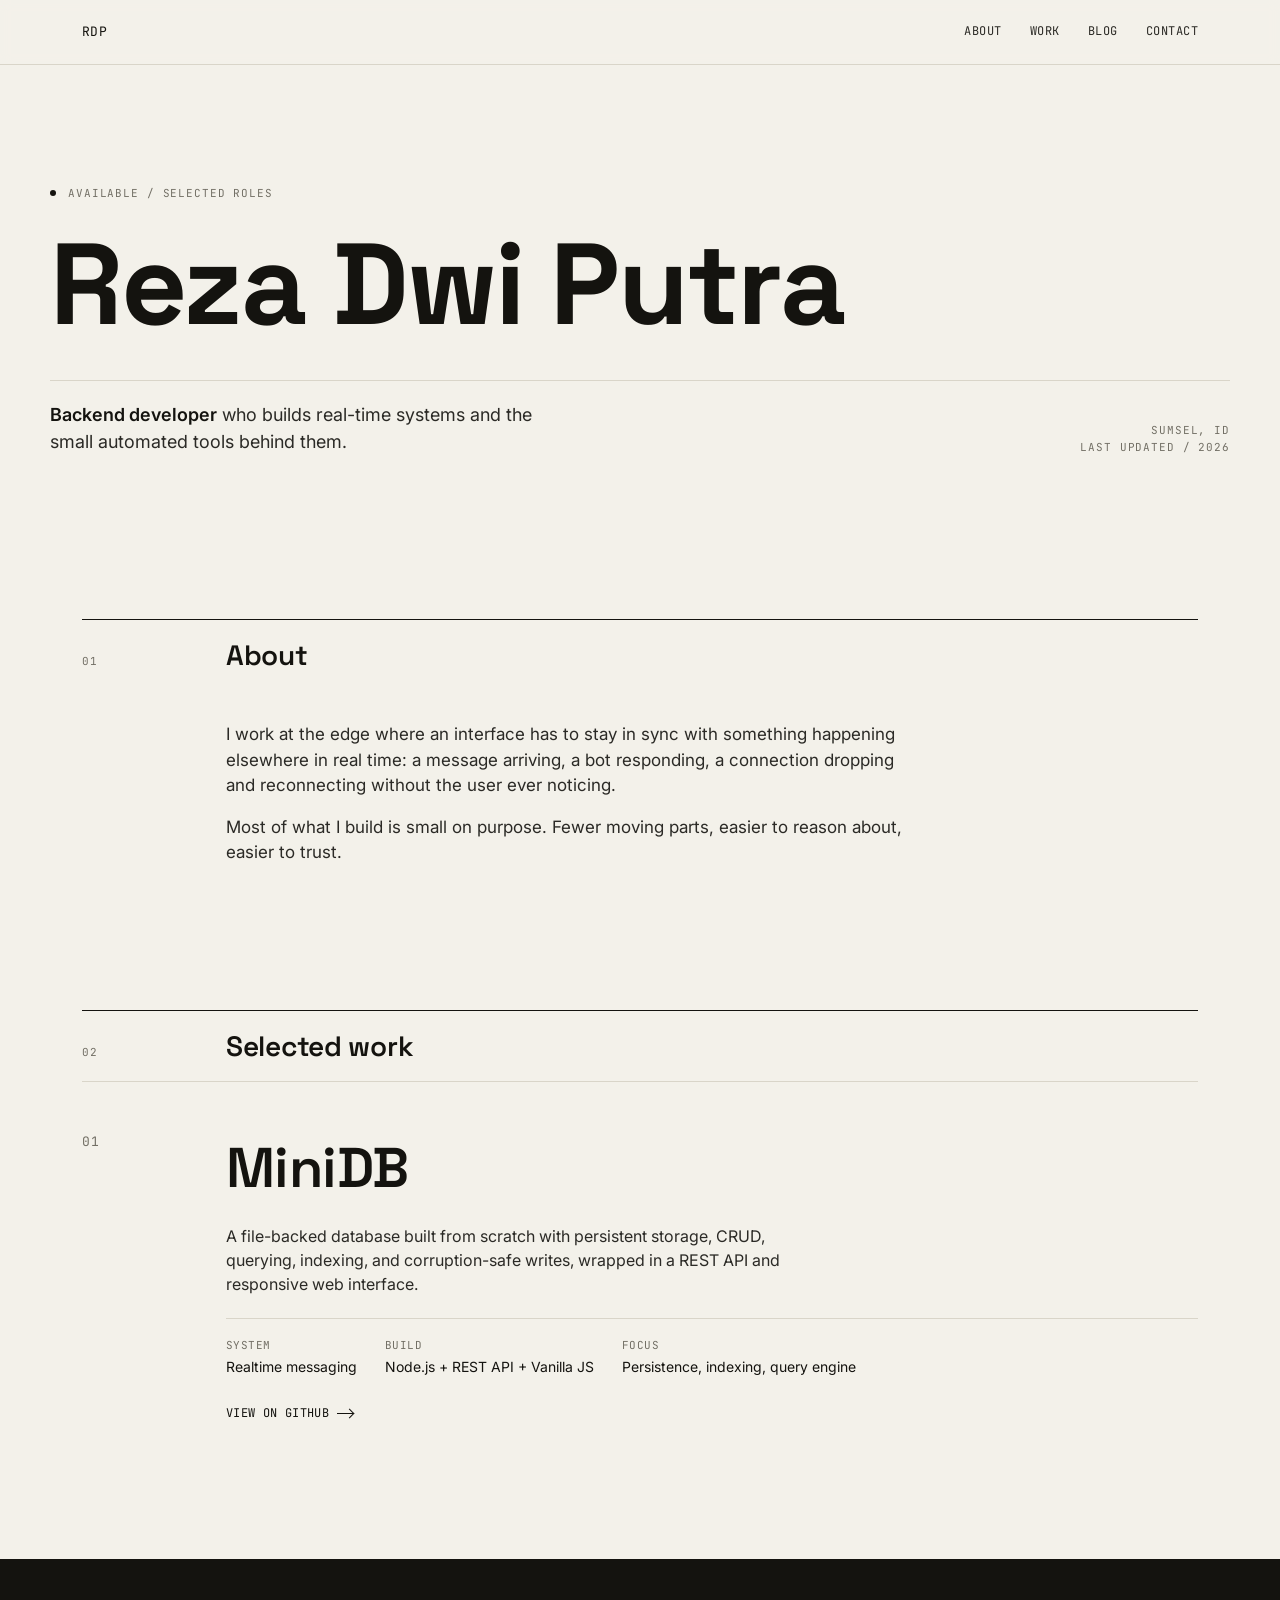
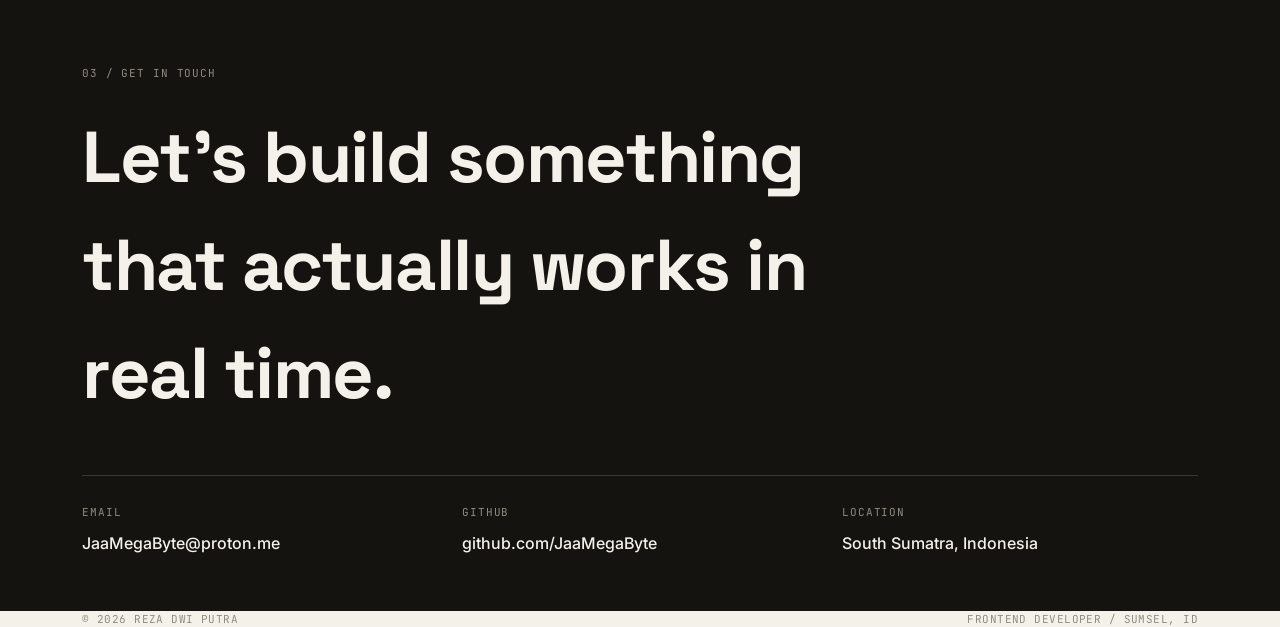
<file: index.html>
<!DOCTYPE html>
<html lang="en">
<head>
<meta charset="UTF-8">
<meta name="viewport" content="width=device-width, initial-scale=1.0">

<title>Reza Dwi Putra | Backend Developer, Real-Time Systems & Tools</title>
<meta name="description" content="Reza Dwi Putra is a backend developer from South Sumatra, Indonesia, building real-time systems, small automated tools, and file-backed data stores like MiniDB.">
<meta name="keywords" content="Reza Dwi Putra, backend developer, real-time systems, Node.js developer, REST API, MiniDB, Indonesia developer">
<meta name="author" content="Reza Dwi Putra">
<meta name="robots" content="index, follow">
<link rel="canonical" href="https://rezadwiputra.dev/">

<!-- Open Graph / Facebook / LinkedIn -->
<meta property="og:type" content="website">
<meta property="og:url" content="https://rezadwiputra.dev/">
<meta property="og:site_name" content="Reza Dwi Putra">
<meta property="og:title" content="Reza Dwi Putra | Backend Developer">
<meta property="og:description" content="Backend developer building real-time systems and the small automated tools behind them. Selected work, writing, and contact.">
<meta property="og:image" content="https://rezadwiputra.dev/assets/og-image.jpg">
<meta property="og:locale" content="en_US">

<!-- Twitter -->
<meta name="twitter:card" content="summary_large_image">
<meta name="twitter:title" content="Reza Dwi Putra | Backend Developer">
<meta name="twitter:description" content="Backend developer building real-time systems and the small automated tools behind them.">
<meta name="twitter:image" content="https://rezadwiputra.dev/assets/og-image.jpg">

<meta name="theme-color" content="#f3f1ea">
<link rel="icon" href="data:image/svg+xml,<svg xmlns=%22http://www.w3.org/2000/svg%22 viewBox=%220 0 100 100%22><rect width=%22100%22 height=%22100%22 fill=%22%2314130f%22/><text x=%2250%22 y=%2266%22 font-size=%2255%22 font-family=%22monospace%22 fill=%22%23f3f1ea%22 text-anchor=%22middle%22>R</text></svg>">

<link rel="preconnect" href="https://fonts.googleapis.com">
<link rel="preconnect" href="https://fonts.gstatic.com" crossorigin>
<link href="https://fonts.googleapis.com/css2?family=Space+Grotesk:wght@400;500;600;700&family=Inter:wght@400;500;600&family=JetBrains+Mono:wght@400;500&display=swap" rel="stylesheet">
<link rel="stylesheet" href="assets/style.css">

<script type="application/ld+json">
{
  "@context": "https://schema.org",
  "@type": "Person",
  "name": "Reza Dwi Putra",
  "url": "https://rezadwiputra.dev/",
  "jobTitle": "Backend Developer",
  "address": {
    "@type": "PostalAddress",
    "addressRegion": "South Sumatra",
    "addressCountry": "Indonesia"
  },
  "email": "mailto:JaaMegaByte@proton.me",
  "sameAs": [
    "https://github.com/JaaMegaByte"
  ]
}
</script>
</head>
<body>

<header class="nav">
  <div class="wrap nav-inner">
    <div class="nav-mark">RDP</div>
    <nav class="nav-links">
      <a href="#about">About</a>
      <a href="#work">Work</a>
      <a href="blog.html">Blog</a>
      <a href="#contact">Contact</a>
    </nav>
  </div>
</header>

<section class="hero wrap">
  <div class="hero-eyebrow">
    <span class="dot"></span>
    <span class="mono-label">Available / Selected Roles</span>
  </div>
  <h1 class="hero-name">Reza Dwi Putra</h1>
  <div class="hero-meta-row">
    <p class="hero-role"><b>Backend developer</b> who builds real-time systems and the small automated tools behind them.</p>
    <div class="hero-coords mono-label">SUMSEL, ID<br>LAST UPDATED / 2026</div>
  </div>
</section>

<section id="about" class="about wrap">
  <div class="section-head">
    <span class="mono-label">01</span>
    <h2>About</h2>
  </div>
  <div class="about-body reveal">
    <div></div>
    <div class="about-text">
      <p>I work at the edge where an interface has to stay in sync with something happening elsewhere in real time: a message arriving, a bot responding, a connection dropping and reconnecting without the user ever noticing.</p>
      <p>Most of what I build is small on purpose. Fewer moving parts, easier to reason about, easier to trust.</p>
    </div>
  </div>
</section>

<section id="work" class="projects wrap">
  <div class="section-head">
    <span class="mono-label">02</span>
    <h2>Selected work</h2>
  </div>

<article class="project weighted reveal">
    <div class="project-index mono-label">01</div>
    <div>
      <h3 class="project-title">MiniDB</h3>
      <p class="project-desc">A file-backed database built from scratch with persistent storage, CRUD, querying, indexing, and corruption-safe writes, wrapped in a REST API and responsive web interface.</p>
      <div class="project-facts">
        <div>System<span>Realtime messaging</span></div>
        <div>Build<span>Node.js + REST API + Vanilla JS</span></div>
        <div>Focus<span>Persistence, indexing, query engine</span></div>
      </div>
      <a class="project-link" href="https://github.com/JaaMegaByte/miniDB" target="_blank" rel="noopener">
        View on GitHub <span class="arrow"></span>
      </a>
    </div>
  </article>
</section>

<section id="contact" class="contact">
  <div class="wrap">
    <span class="mono-label">03 / Get in touch</span>
    <h2 class="contact-title">Let's build something that actually works in real time.</h2>
    <div class="contact-grid">
      <div class="contact-item">
        <div class="mono-label">Email</div>
        <a href="mailto:JaaMegaByte@proton.me">JaaMegaByte@proton.me</a>
      </div>
      <div class="contact-item">
        <div class="mono-label">GitHub</div>
        <a href="https://github.com/JaaMegaByte" target="_blank" rel="noopener">github.com/JaaMegaByte</a>
      </div>
      <div class="contact-item">
        <div class="mono-label">Location</div>
        <span>South Sumatra, Indonesia</span>
      </div>
    </div>
  </div>
</section>

<footer class="wrap">
  <span>© 2026 REZA DWI PUTRA</span>
  <span>FRONTEND DEVELOPER / SUMSEL, ID</span>
</footer>

<script>
  const els = document.querySelectorAll('.reveal');
  const io = new IntersectionObserver((entries)=>{
    entries.forEach(e=>{
      if(e.isIntersecting){
        e.target.classList.add('in');
        io.unobserve(e.target);
      }
    });
  },{threshold:0.15});
  els.forEach(el=>io.observe(el));
</script>

</body>
</html>
</file>
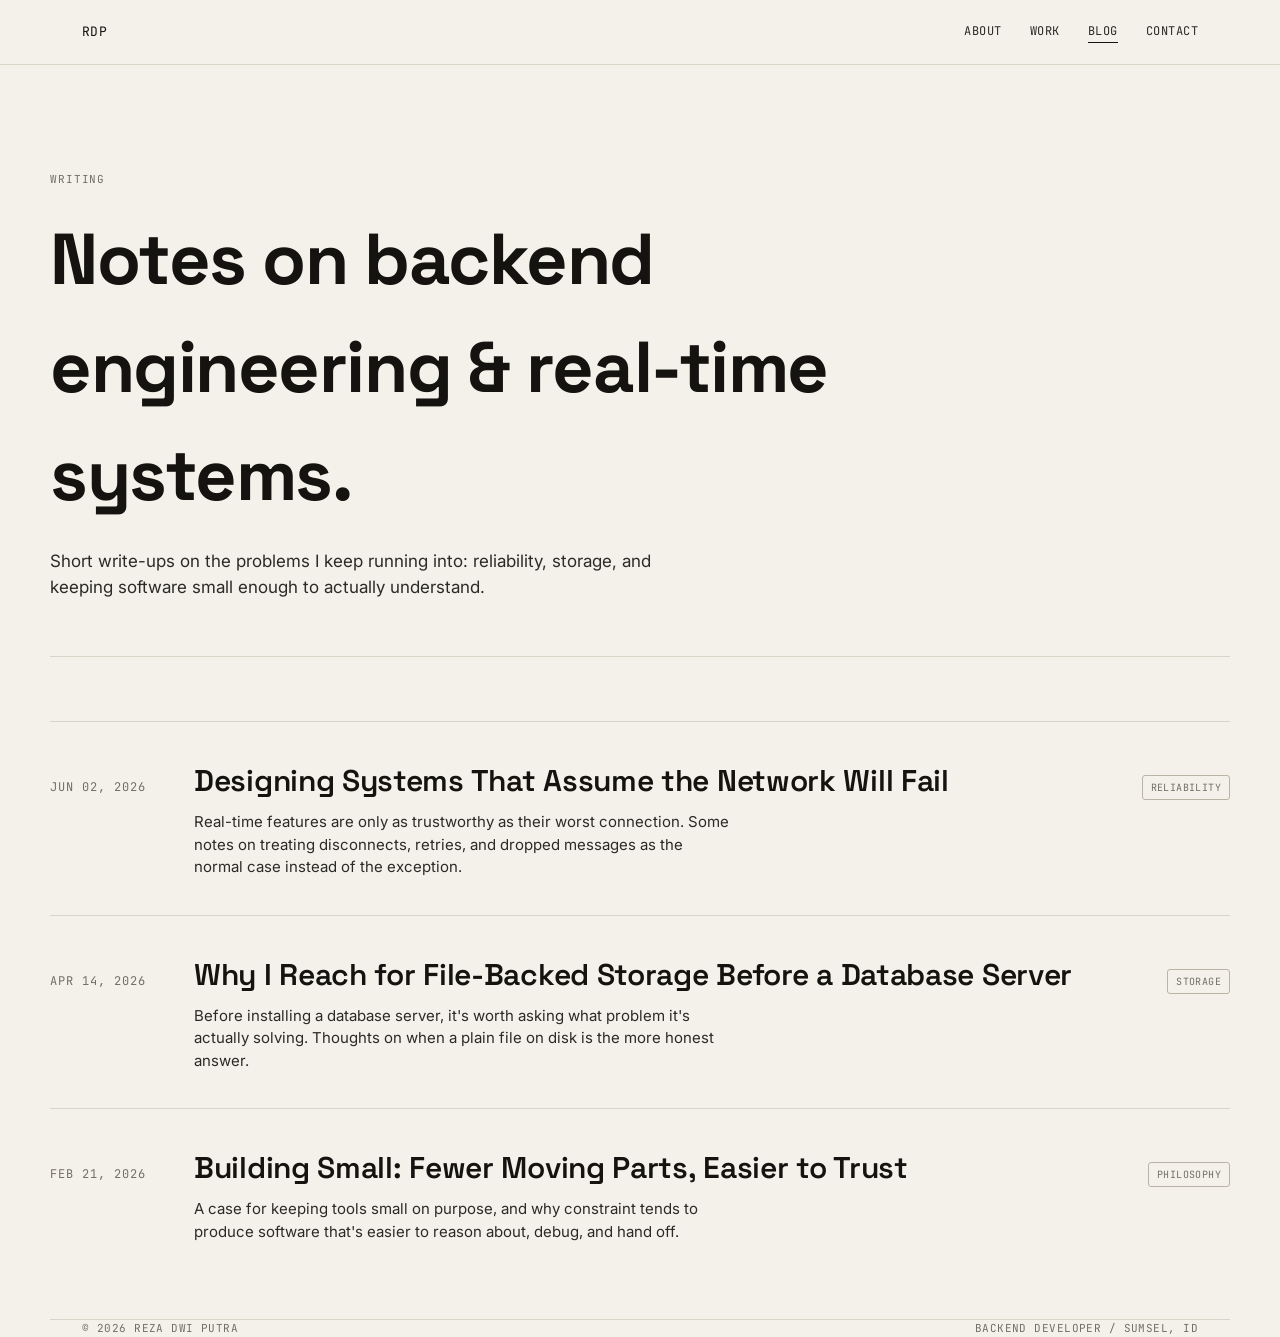
<file: blog.html>
<!DOCTYPE html>
<html lang="en">
<head>
<meta charset="UTF-8">
<meta name="viewport" content="width=device-width, initial-scale=1.0">

<title>Blog | Reza Dwi Putra, Notes on Backend & Real-Time Systems</title>
<meta name="description" content="Writing from Reza Dwi Putra on backend engineering, real-time systems, and building small, dependable tools.">
<meta name="keywords" content="backend engineering blog, real-time systems, Node.js, software reliability, Reza Dwi Putra">
<meta name="author" content="Reza Dwi Putra">
<meta name="robots" content="index, follow">
<link rel="canonical" href="https://rezadwiputra.dev/blog.html">

<meta property="og:type" content="website">
<meta property="og:url" content="https://rezadwiputra.dev/blog.html">
<meta property="og:site_name" content="Reza Dwi Putra">
<meta property="og:title" content="Blog | Reza Dwi Putra">
<meta property="og:description" content="Notes on backend engineering, real-time systems, and building small, dependable tools.">
<meta property="og:image" content="https://rezadwiputra.dev/assets/og-image.jpg">
<meta property="og:locale" content="en_US">

<meta name="twitter:card" content="summary_large_image">
<meta name="twitter:title" content="Blog | Reza Dwi Putra">
<meta name="twitter:description" content="Notes on backend engineering, real-time systems, and building small, dependable tools.">
<meta name="twitter:image" content="https://rezadwiputra.dev/assets/og-image.jpg">

<meta name="theme-color" content="#f3f1ea">
<link rel="icon" href="data:image/svg+xml,<svg xmlns=%22http://www.w3.org/2000/svg%22 viewBox=%220 0 100 100%22><rect width=%22100%22 height=%22100%22 fill=%22%2314130f%22/><text x=%2250%22 y=%2266%22 font-size=%2255%22 font-family=%22monospace%22 fill=%22%23f3f1ea%22 text-anchor=%22middle%22>R</text></svg>">

<link rel="preconnect" href="https://fonts.googleapis.com">
<link rel="preconnect" href="https://fonts.gstatic.com" crossorigin>
<link href="https://fonts.googleapis.com/css2?family=Space+Grotesk:wght@400;500;600;700&family=Inter:wght@400;500;600&family=JetBrains+Mono:wght@400;500&display=swap" rel="stylesheet">
<link rel="stylesheet" href="assets/style.css">

<script type="application/ld+json">
{
  "@context": "https://schema.org",
  "@type": "Blog",
  "name": "Reza Dwi Putra Blog",
  "url": "https://rezadwiputra.dev/blog.html",
  "author": {
    "@type": "Person",
    "name": "Reza Dwi Putra"
  },
  "blogPost": [
    {
      "@type": "BlogPosting",
      "headline": "Designing Systems That Assume the Network Will Fail",
      "url": "https://rezadwiputra.dev/blog/reliability-by-default.html",
      "datePublished": "2026-06-02"
    },
    {
      "@type": "BlogPosting",
      "headline": "Why I Reach for File-Backed Storage Before a Database Server",
      "url": "https://rezadwiputra.dev/blog/file-backed-storage.html",
      "datePublished": "2026-04-14"
    },
    {
      "@type": "BlogPosting",
      "headline": "Building Small: Fewer Moving Parts, Easier to Trust",
      "url": "https://rezadwiputra.dev/blog/building-small.html",
      "datePublished": "2026-02-21"
    }
  ]
}
</script>
</head>
<body>

<header class="nav">
  <div class="wrap nav-inner">
    <a class="nav-mark" href="index.html">RDP</a>
    <nav class="nav-links">
      <a href="index.html#about">About</a>
      <a href="index.html#work">Work</a>
      <a href="blog.html" aria-current="page">Blog</a>
      <a href="index.html#contact">Contact</a>
    </nav>
  </div>
</header>

<section class="page-hero wrap">
  <span class="mono-label">Writing</span>
  <h1>Notes on backend engineering & real-time systems.</h1>
  <p>Short write-ups on the problems I keep running into: reliability, storage, and keeping software small enough to actually understand.</p>
</section>

<section class="blog-list wrap" aria-label="Blog posts">

  <article class="post-card reveal">
    <div class="post-date mono-label">Jun 02, 2026</div>
    <div>
      <h2 class="post-title"><a href="blog/reliability-by-default.html">Designing Systems That Assume the Network Will Fail</a></h2>
      <p class="post-excerpt">Real-time features are only as trustworthy as their worst connection. Some notes on treating disconnects, retries, and dropped messages as the normal case instead of the exception.</p>
    </div>
    <div class="post-tags">
      <span class="post-tag">Reliability</span>
    </div>
  </article>

  <article class="post-card reveal">
    <div class="post-date mono-label">Apr 14, 2026</div>
    <div>
      <h2 class="post-title"><a href="blog/file-backed-storage.html">Why I Reach for File-Backed Storage Before a Database Server</a></h2>
      <p class="post-excerpt">Before installing a database server, it's worth asking what problem it's actually solving. Thoughts on when a plain file on disk is the more honest answer.</p>
    </div>
    <div class="post-tags">
      <span class="post-tag">Storage</span>
    </div>
  </article>

  <article class="post-card reveal">
    <div class="post-date mono-label">Feb 21, 2026</div>
    <div>
      <h2 class="post-title"><a href="blog/building-small.html">Building Small: Fewer Moving Parts, Easier to Trust</a></h2>
      <p class="post-excerpt">A case for keeping tools small on purpose, and why constraint tends to produce software that's easier to reason about, debug, and hand off.</p>
    </div>
    <div class="post-tags">
      <span class="post-tag">Philosophy</span>
    </div>
  </article>

</section>

<footer class="wrap light">
  <span>© 2026 REZA DWI PUTRA</span>
  <span>BACKEND DEVELOPER / SUMSEL, ID</span>
</footer>

<script>
  const els = document.querySelectorAll('.reveal');
  const io = new IntersectionObserver((entries)=>{
    entries.forEach(e=>{
      if(e.isIntersecting){
        e.target.classList.add('in');
        io.unobserve(e.target);
      }
    });
  },{threshold:0.15});
  els.forEach(el=>io.observe(el));
</script>

</body>
</html>
</file>
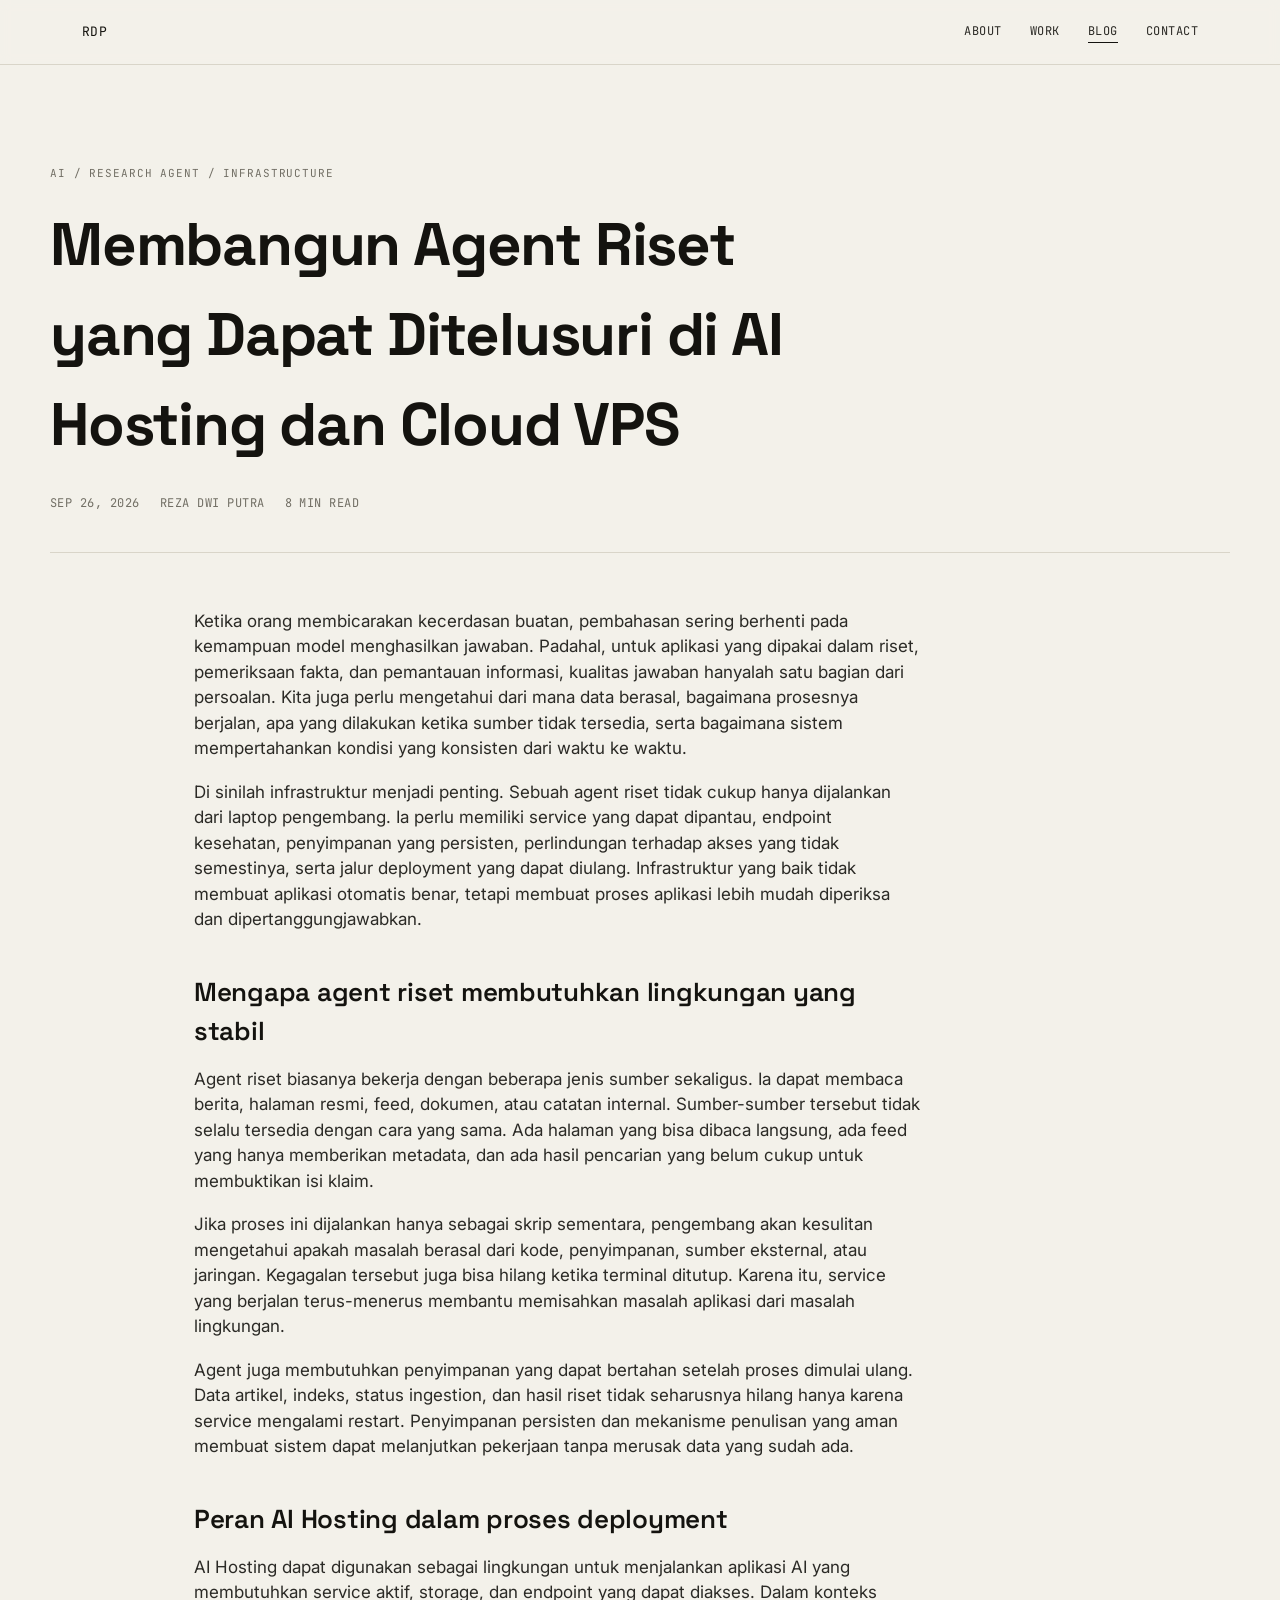
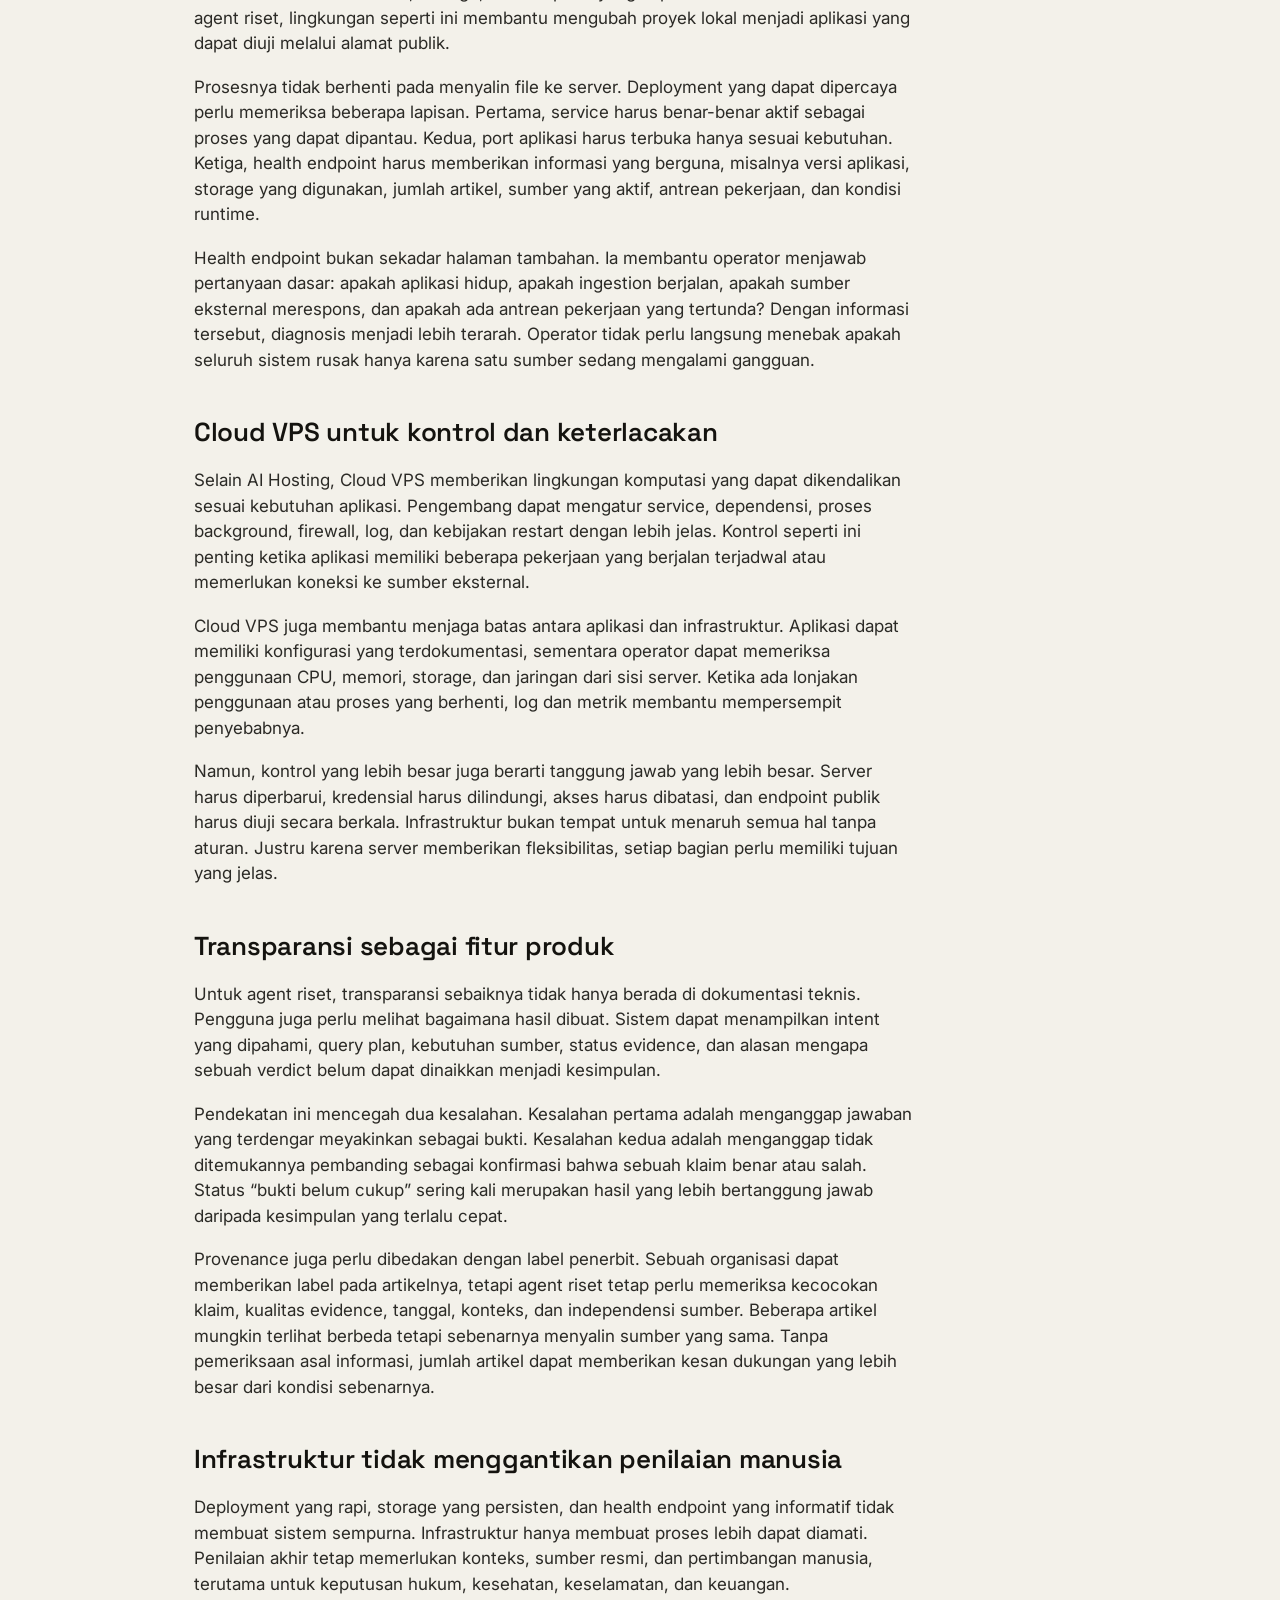
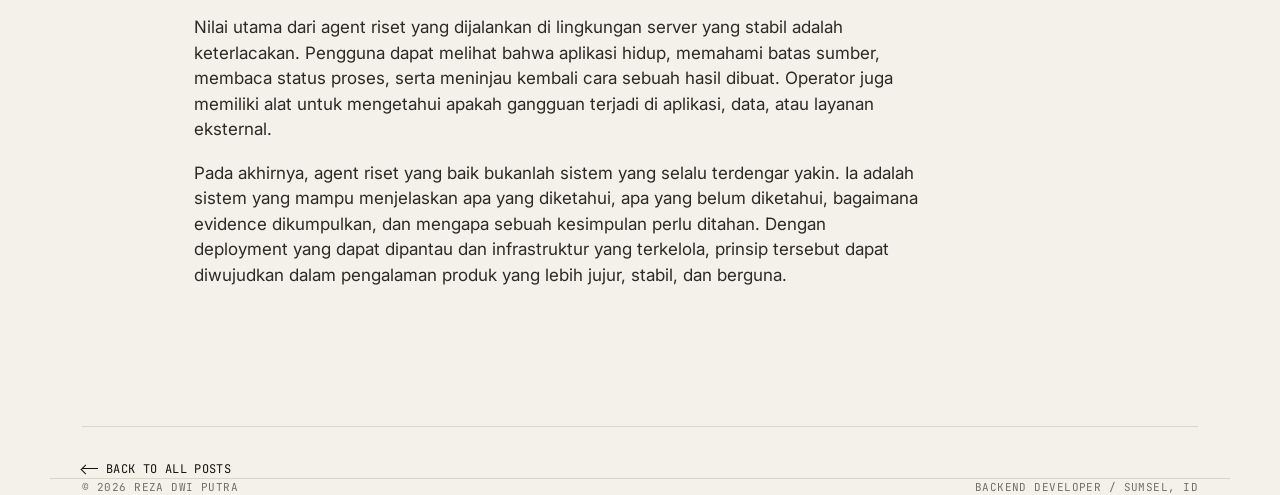
<file: blog/agent-riset-ai-hosting.html>
<!DOCTYPE html>
<html lang="id">
<head>
<meta charset="UTF-8">
<meta name="viewport" content="width=device-width, initial-scale=1.0">

<title>Membangun Agent Riset yang Dapat Ditelusuri di AI Hosting dan Cloud VPS | Reza Dwi Putra</title>
<meta name="description" content="Catatan tentang agent riset, deployment, AI Hosting, Cloud VPS, provenance evidence, dan infrastruktur yang dapat dipantau.">
<meta name="author" content="Reza Dwi Putra">
<meta name="robots" content="index, follow">
<link rel="canonical" href="https://rezadwiputra.dev/blog/agent-riset-ai-hosting.html">

<meta property="og:type" content="article">
<meta property="og:url" content="https://rezadwiputra.dev/blog/agent-riset-ai-hosting.html">
<meta property="og:title" content="Membangun Agent Riset yang Dapat Ditelusuri di AI Hosting dan Cloud VPS">
<meta property="og:description" content="Catatan tentang agent riset, deployment, AI Hosting, Cloud VPS, provenance evidence, dan infrastruktur yang dapat dipantau.">
<meta property="og:image" content="https://rezadwiputra.dev/assets/og-image.jpg">
<meta property="article:published_time" content="2026-09-26">
<meta property="article:author" content="Reza Dwi Putra">

<meta name="twitter:card" content="summary_large_image">
<meta name="twitter:title" content="Membangun Agent Riset yang Dapat Ditelusuri di AI Hosting dan Cloud VPS">
<meta name="twitter:description" content="Catatan tentang agent riset, deployment, AI Hosting, Cloud VPS, provenance evidence, dan infrastruktur yang dapat dipantau.">

<meta name="theme-color" content="#f3f1ea">
<link rel="icon" href="data:image/svg+xml,<svg xmlns=%22http://www.w3.org/2000/svg%22 viewBox=%220 0 100 100%22><rect width=%22100%22 height=%22100%22 fill=%22%2314130f%22/><text x=%2250%22 y=%2266%22 font-size=%2255%22 font-family=%22monospace%22 fill=%22%23f3f1ea%22 text-anchor=%22middle%22>R</text></svg>">

<link rel="preconnect" href="https://fonts.googleapis.com">
<link rel="preconnect" href="https://fonts.gstatic.com" crossorigin>
<link href="https://fonts.googleapis.com/css2?family=Space+Grotesk:wght@400;500;600;700&family=Inter:wght@400;500;600&family=JetBrains+Mono:wght@400;500&display=swap" rel="stylesheet">
<link rel="stylesheet" href="../assets/style.css">

<script type="application/ld+json">
{
  "@context": "https://schema.org",
  "@type": "BlogPosting",
  "headline": "Membangun Agent Riset yang Dapat Ditelusuri di AI Hosting dan Cloud VPS",
  "datePublished": "2026-09-26",
  "author": { "@type": "Person", "name": "Reza Dwi Putra" },
  "url": "https://rezadwiputra.dev/blog/agent-riset-ai-hosting.html"
}
</script>
</head>
<body>

<header class="nav">
  <div class="wrap nav-inner">
    <a class="nav-mark" href="../index.html">RDP</a>
    <nav class="nav-links">
      <a href="../index.html#about">About</a>
      <a href="../index.html#work">Work</a>
      <a href="../blog.html" aria-current="page">Blog</a>
      <a href="../index.html#contact">Contact</a>
    </nav>
  </div>
</header>

<header class="post-header wrap">
  <span class="mono-label">AI / Research Agent / Infrastructure</span>
  <h1>Membangun Agent Riset yang Dapat Ditelusuri di AI Hosting dan Cloud VPS</h1>
  <div class="post-meta">
    <span>Sep 26, 2026</span>
    <span>Reza Dwi Putra</span>
    <span>8 min read</span>
  </div>
</header>

<section class="post-body wrap">
  <div></div>
  <article class="post-content reveal">
    <p>Ketika orang membicarakan kecerdasan buatan, pembahasan sering berhenti pada kemampuan model menghasilkan jawaban. Padahal, untuk aplikasi yang dipakai dalam riset, pemeriksaan fakta, dan pemantauan informasi, kualitas jawaban hanyalah satu bagian dari persoalan. Kita juga perlu mengetahui dari mana data berasal, bagaimana prosesnya berjalan, apa yang dilakukan ketika sumber tidak tersedia, serta bagaimana sistem mempertahankan kondisi yang konsisten dari waktu ke waktu.</p>

    <p>Di sinilah infrastruktur menjadi penting. Sebuah agent riset tidak cukup hanya dijalankan dari laptop pengembang. Ia perlu memiliki service yang dapat dipantau, endpoint kesehatan, penyimpanan yang persisten, perlindungan terhadap akses yang tidak semestinya, serta jalur deployment yang dapat diulang. Infrastruktur yang baik tidak membuat aplikasi otomatis benar, tetapi membuat proses aplikasi lebih mudah diperiksa dan dipertanggungjawabkan.</p>

    <h2>Mengapa agent riset membutuhkan lingkungan yang stabil</h2>
    <p>Agent riset biasanya bekerja dengan beberapa jenis sumber sekaligus. Ia dapat membaca berita, halaman resmi, feed, dokumen, atau catatan internal. Sumber-sumber tersebut tidak selalu tersedia dengan cara yang sama. Ada halaman yang bisa dibaca langsung, ada feed yang hanya memberikan metadata, dan ada hasil pencarian yang belum cukup untuk membuktikan isi klaim.</p>

    <p>Jika proses ini dijalankan hanya sebagai skrip sementara, pengembang akan kesulitan mengetahui apakah masalah berasal dari kode, penyimpanan, sumber eksternal, atau jaringan. Kegagalan tersebut juga bisa hilang ketika terminal ditutup. Karena itu, service yang berjalan terus-menerus membantu memisahkan masalah aplikasi dari masalah lingkungan.</p>

    <p>Agent juga membutuhkan penyimpanan yang dapat bertahan setelah proses dimulai ulang. Data artikel, indeks, status ingestion, dan hasil riset tidak seharusnya hilang hanya karena service mengalami restart. Penyimpanan persisten dan mekanisme penulisan yang aman membuat sistem dapat melanjutkan pekerjaan tanpa merusak data yang sudah ada.</p>

    <h2>Peran AI Hosting dalam proses deployment</h2>
    <p><a href="https://idwebhost.com/ai-hosting">AI Hosting</a> dapat digunakan sebagai lingkungan untuk menjalankan aplikasi AI yang membutuhkan service aktif, storage, dan endpoint yang dapat diakses. Dalam konteks agent riset, lingkungan seperti ini membantu mengubah proyek lokal menjadi aplikasi yang dapat diuji melalui alamat publik.</p>

    <p>Prosesnya tidak berhenti pada menyalin file ke server. Deployment yang dapat dipercaya perlu memeriksa beberapa lapisan. Pertama, service harus benar-benar aktif sebagai proses yang dapat dipantau. Kedua, port aplikasi harus terbuka hanya sesuai kebutuhan. Ketiga, health endpoint harus memberikan informasi yang berguna, misalnya versi aplikasi, storage yang digunakan, jumlah artikel, sumber yang aktif, antrean pekerjaan, dan kondisi runtime.</p>

    <p>Health endpoint bukan sekadar halaman tambahan. Ia membantu operator menjawab pertanyaan dasar: apakah aplikasi hidup, apakah ingestion berjalan, apakah sumber eksternal merespons, dan apakah ada antrean pekerjaan yang tertunda? Dengan informasi tersebut, diagnosis menjadi lebih terarah. Operator tidak perlu langsung menebak apakah seluruh sistem rusak hanya karena satu sumber sedang mengalami gangguan.</p>

    <h2>Cloud VPS untuk kontrol dan keterlacakan</h2>
    <p>Selain AI Hosting, <a href="https://cloudbaik.com">Cloud VPS</a> memberikan lingkungan komputasi yang dapat dikendalikan sesuai kebutuhan aplikasi. Pengembang dapat mengatur service, dependensi, proses background, firewall, log, dan kebijakan restart dengan lebih jelas. Kontrol seperti ini penting ketika aplikasi memiliki beberapa pekerjaan yang berjalan terjadwal atau memerlukan koneksi ke sumber eksternal.</p>

    <p>Cloud VPS juga membantu menjaga batas antara aplikasi dan infrastruktur. Aplikasi dapat memiliki konfigurasi yang terdokumentasi, sementara operator dapat memeriksa penggunaan CPU, memori, storage, dan jaringan dari sisi server. Ketika ada lonjakan penggunaan atau proses yang berhenti, log dan metrik membantu mempersempit penyebabnya.</p>

    <p>Namun, kontrol yang lebih besar juga berarti tanggung jawab yang lebih besar. Server harus diperbarui, kredensial harus dilindungi, akses harus dibatasi, dan endpoint publik harus diuji secara berkala. Infrastruktur bukan tempat untuk menaruh semua hal tanpa aturan. Justru karena server memberikan fleksibilitas, setiap bagian perlu memiliki tujuan yang jelas.</p>

    <h2>Transparansi sebagai fitur produk</h2>
    <p>Untuk agent riset, transparansi sebaiknya tidak hanya berada di dokumentasi teknis. Pengguna juga perlu melihat bagaimana hasil dibuat. Sistem dapat menampilkan intent yang dipahami, query plan, kebutuhan sumber, status evidence, dan alasan mengapa sebuah verdict belum dapat dinaikkan menjadi kesimpulan.</p>

    <p>Pendekatan ini mencegah dua kesalahan. Kesalahan pertama adalah menganggap jawaban yang terdengar meyakinkan sebagai bukti. Kesalahan kedua adalah menganggap tidak ditemukannya pembanding sebagai konfirmasi bahwa sebuah klaim benar atau salah. Status “bukti belum cukup” sering kali merupakan hasil yang lebih bertanggung jawab daripada kesimpulan yang terlalu cepat.</p>

    <p>Provenance juga perlu dibedakan dengan label penerbit. Sebuah organisasi dapat memberikan label pada artikelnya, tetapi agent riset tetap perlu memeriksa kecocokan klaim, kualitas evidence, tanggal, konteks, dan independensi sumber. Beberapa artikel mungkin terlihat berbeda tetapi sebenarnya menyalin sumber yang sama. Tanpa pemeriksaan asal informasi, jumlah artikel dapat memberikan kesan dukungan yang lebih besar dari kondisi sebenarnya.</p>

    <h2>Infrastruktur tidak menggantikan penilaian manusia</h2>
    <p>Deployment yang rapi, storage yang persisten, dan health endpoint yang informatif tidak membuat sistem sempurna. Infrastruktur hanya membuat proses lebih dapat diamati. Penilaian akhir tetap memerlukan konteks, sumber resmi, dan pertimbangan manusia, terutama untuk keputusan hukum, kesehatan, keselamatan, dan keuangan.</p>

    <p>Nilai utama dari agent riset yang dijalankan di lingkungan server yang stabil adalah keterlacakan. Pengguna dapat melihat bahwa aplikasi hidup, memahami batas sumber, membaca status proses, serta meninjau kembali cara sebuah hasil dibuat. Operator juga memiliki alat untuk mengetahui apakah gangguan terjadi di aplikasi, data, atau layanan eksternal.</p>

    <p>Pada akhirnya, agent riset yang baik bukanlah sistem yang selalu terdengar yakin. Ia adalah sistem yang mampu menjelaskan apa yang diketahui, apa yang belum diketahui, bagaimana evidence dikumpulkan, dan mengapa sebuah kesimpulan perlu ditahan. Dengan deployment yang dapat dipantau dan infrastruktur yang terkelola, prinsip tersebut dapat diwujudkan dalam pengalaman produk yang lebih jujur, stabil, dan berguna.</p>
  </article>
</section>

<section class="wrap">
  <div class="post-nav">
    <a href="../blog.html"><span class="arrow-back"></span> Back to all posts</a>
  </div>
</section>

<footer class="wrap light">
  <span>© 2026 REZA DWI PUTRA</span>
  <span>BACKEND DEVELOPER / SUMSEL, ID</span>
</footer>

<script>
  const els = document.querySelectorAll('.reveal');
  const io = new IntersectionObserver((entries)=>{
    entries.forEach(e=>{
      if(e.isIntersecting){
        e.target.classList.add('in');
        io.unobserve(e.target);
      }
    });
  },{threshold:0.15});
  els.forEach(el=>io.observe(el));
</script>

</body>
</html>
</file>
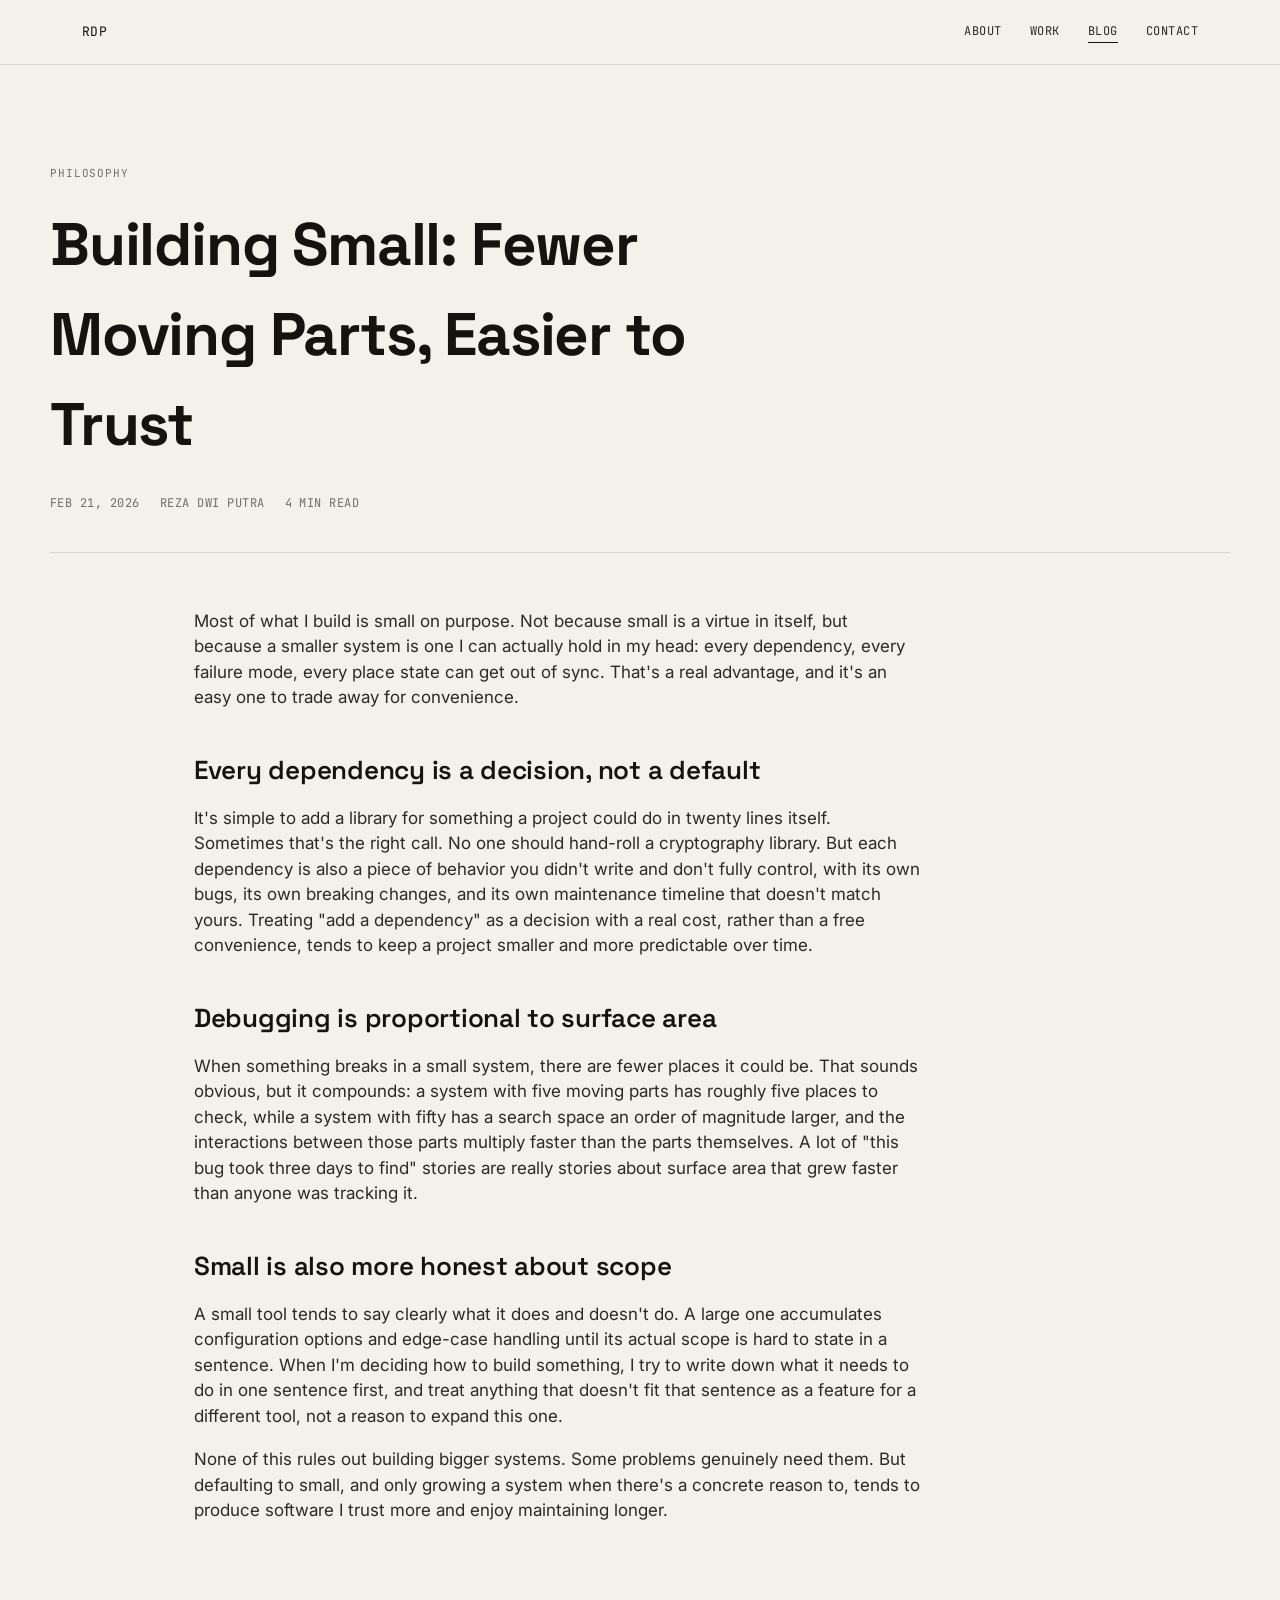
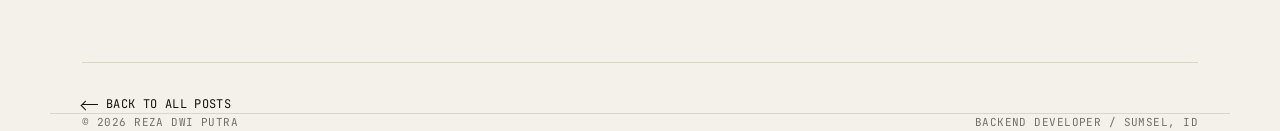
<file: blog/building-small.html>
<!DOCTYPE html>
<html lang="en">
<head>
<meta charset="UTF-8">
<meta name="viewport" content="width=device-width, initial-scale=1.0">

<title>Building Small: Fewer Moving Parts, Easier to Trust | Reza Dwi Putra</title>
<meta name="description" content="A case for keeping tools small on purpose, and why constraint tends to produce software that is easier to reason about, debug, and hand off.">
<meta name="author" content="Reza Dwi Putra">
<meta name="robots" content="index, follow">
<link rel="canonical" href="https://rezadwiputra.dev/blog/building-small.html">

<meta property="og:type" content="article">
<meta property="og:url" content="https://rezadwiputra.dev/blog/building-small.html">
<meta property="og:title" content="Building Small: Fewer Moving Parts, Easier to Trust">
<meta property="og:description" content="A case for keeping tools small on purpose.">
<meta property="og:image" content="https://rezadwiputra.dev/assets/og-image.jpg">
<meta property="article:published_time" content="2026-02-21">
<meta property="article:author" content="Reza Dwi Putra">

<meta name="twitter:card" content="summary_large_image">
<meta name="twitter:title" content="Building Small: Fewer Moving Parts, Easier to Trust">
<meta name="twitter:description" content="A case for keeping tools small on purpose.">

<meta name="theme-color" content="#f3f1ea">
<link rel="icon" href="data:image/svg+xml,<svg xmlns=%22http://www.w3.org/2000/svg%22 viewBox=%220 0 100 100%22><rect width=%22100%22 height=%22100%22 fill=%22%2314130f%22/><text x=%2250%22 y=%2266%22 font-size=%2255%22 font-family=%22monospace%22 fill=%22%23f3f1ea%22 text-anchor=%22middle%22>R</text></svg>">

<link rel="preconnect" href="https://fonts.googleapis.com">
<link rel="preconnect" href="https://fonts.gstatic.com" crossorigin>
<link href="https://fonts.googleapis.com/css2?family=Space+Grotesk:wght@400;500;600;700&family=Inter:wght@400;500;600&family=JetBrains+Mono:wght@400;500&display=swap" rel="stylesheet">
<link rel="stylesheet" href="../assets/style.css">

<script type="application/ld+json">
{
  "@context": "https://schema.org",
  "@type": "BlogPosting",
  "headline": "Building Small: Fewer Moving Parts, Easier to Trust",
  "datePublished": "2026-02-21",
  "author": { "@type": "Person", "name": "Reza Dwi Putra" },
  "url": "https://rezadwiputra.dev/blog/building-small.html"
}
</script>
</head>
<body>

<header class="nav">
  <div class="wrap nav-inner">
    <a class="nav-mark" href="../index.html">RDP</a>
    <nav class="nav-links">
      <a href="../index.html#about">About</a>
      <a href="../index.html#work">Work</a>
      <a href="../blog.html" aria-current="page">Blog</a>
      <a href="../index.html#contact">Contact</a>
    </nav>
  </div>
</header>

<header class="post-header wrap">
  <span class="mono-label">Philosophy</span>
  <h1>Building Small: Fewer Moving Parts, Easier to Trust</h1>
  <div class="post-meta">
    <span>Feb 21, 2026</span>
    <span>Reza Dwi Putra</span>
    <span>4 min read</span>
  </div>
</header>

<section class="post-body wrap">
  <div></div>
  <article class="post-content reveal">
    <p>Most of what I build is small on purpose. Not because small is a virtue in itself, but because a smaller system is one I can actually hold in my head: every dependency, every failure mode, every place state can get out of sync. That's a real advantage, and it's an easy one to trade away for convenience.</p>

    <h2>Every dependency is a decision, not a default</h2>
    <p>It's simple to add a library for something a project could do in twenty lines itself. Sometimes that's the right call. No one should hand-roll a cryptography library. But each dependency is also a piece of behavior you didn't write and don't fully control, with its own bugs, its own breaking changes, and its own maintenance timeline that doesn't match yours. Treating "add a dependency" as a decision with a real cost, rather than a free convenience, tends to keep a project smaller and more predictable over time.</p>

    <h2>Debugging is proportional to surface area</h2>
    <p>When something breaks in a small system, there are fewer places it could be. That sounds obvious, but it compounds: a system with five moving parts has roughly five places to check, while a system with fifty has a search space an order of magnitude larger, and the interactions between those parts multiply faster than the parts themselves. A lot of "this bug took three days to find" stories are really stories about surface area that grew faster than anyone was tracking it.</p>

    <h2>Small is also more honest about scope</h2>
    <p>A small tool tends to say clearly what it does and doesn't do. A large one accumulates configuration options and edge-case handling until its actual scope is hard to state in a sentence. When I'm deciding how to build something, I try to write down what it needs to do in one sentence first, and treat anything that doesn't fit that sentence as a feature for a different tool, not a reason to expand this one.</p>

    <p>None of this rules out building bigger systems. Some problems genuinely need them. But defaulting to small, and only growing a system when there's a concrete reason to, tends to produce software I trust more and enjoy maintaining longer.</p>
  </article>
</section>

<section class="wrap">
  <div class="post-nav">
    <a href="../blog.html"><span class="arrow-back"></span> Back to all posts</a>
  </div>
</section>

<footer class="wrap light">
  <span>© 2026 REZA DWI PUTRA</span>
  <span>BACKEND DEVELOPER / SUMSEL, ID</span>
</footer>

<script>
  const els = document.querySelectorAll('.reveal');
  const io = new IntersectionObserver((entries)=>{
    entries.forEach(e=>{
      if(e.isIntersecting){
        e.target.classList.add('in');
        io.unobserve(e.target);
      }
    });
  },{threshold:0.15});
  els.forEach(el=>io.observe(el));
</script>

</body>
</html>
</file>
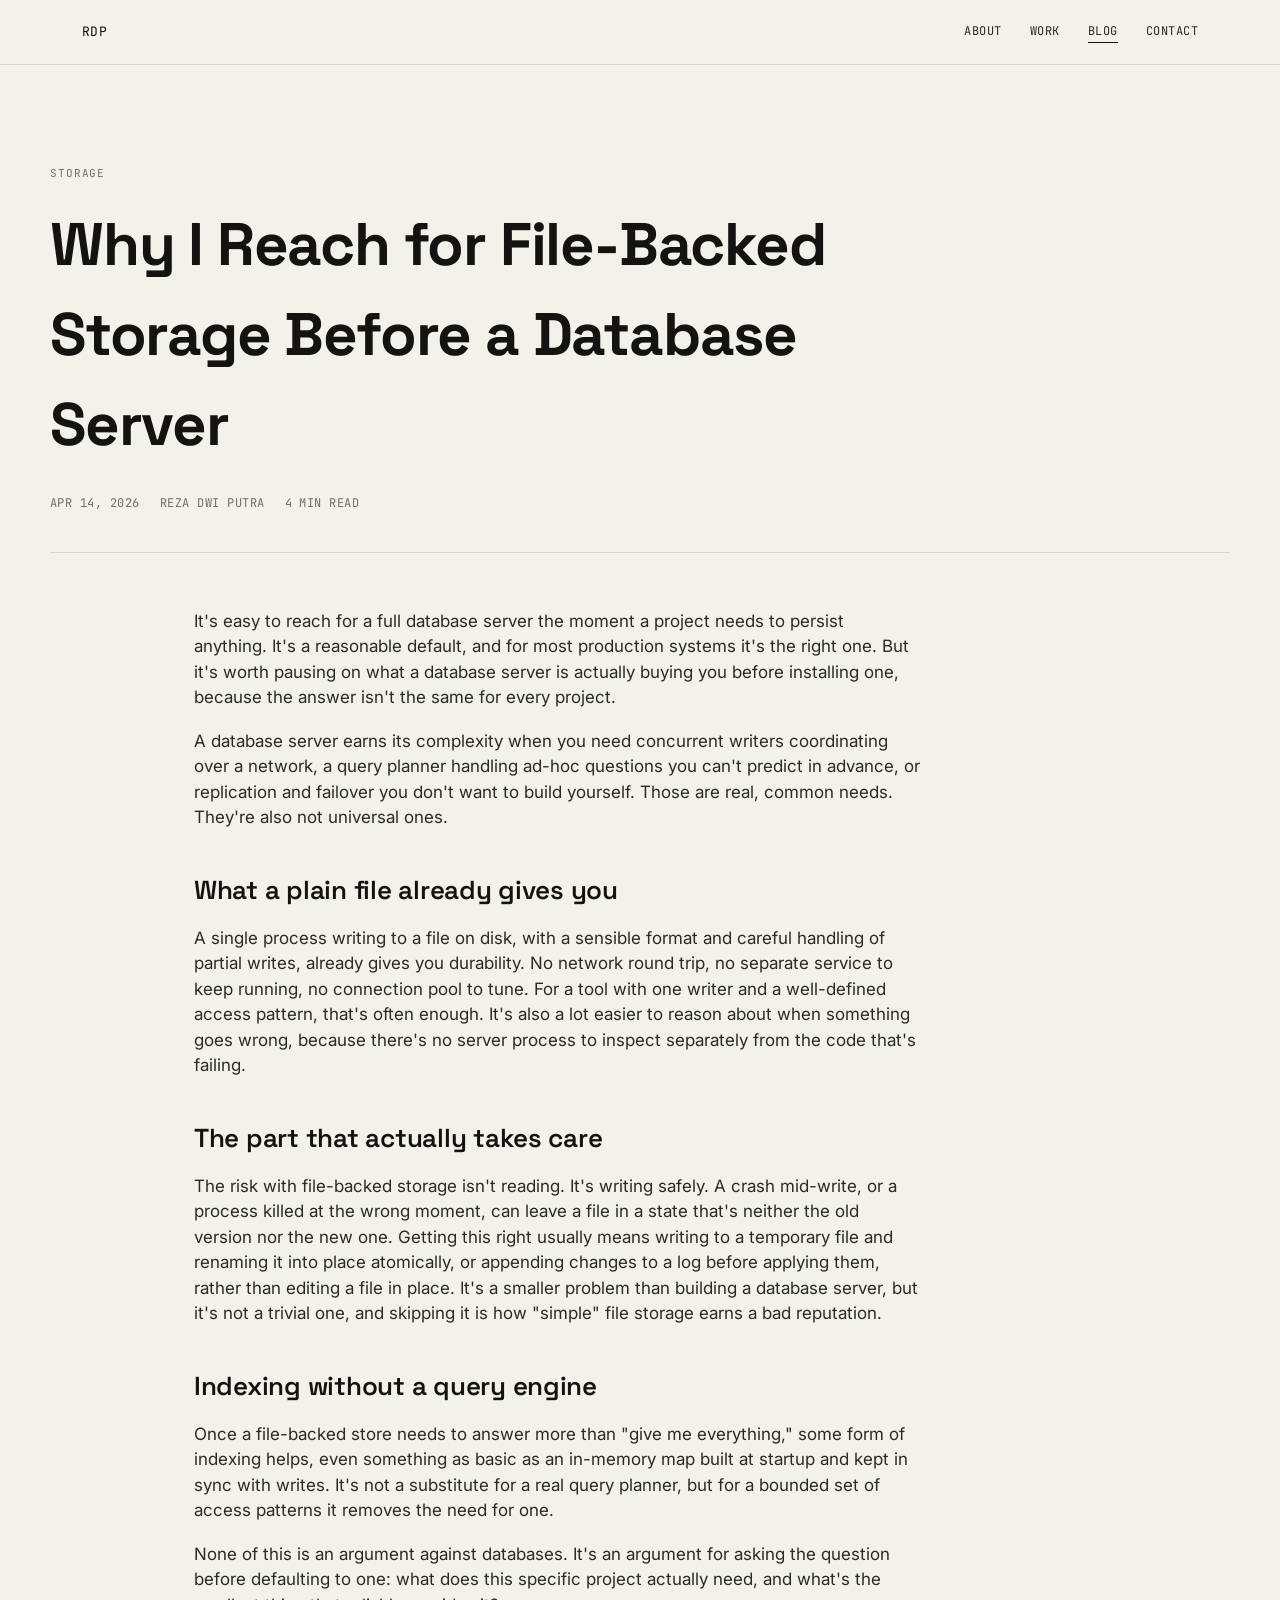
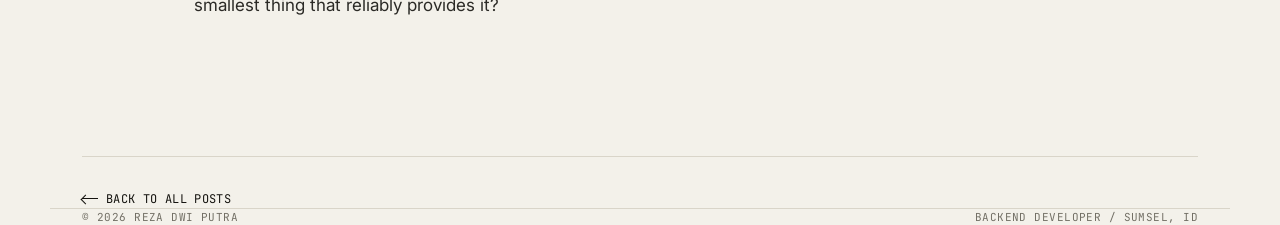
<file: blog/file-backed-storage.html>
<!DOCTYPE html>
<html lang="en">
<head>
<meta charset="UTF-8">
<meta name="viewport" content="width=device-width, initial-scale=1.0">

<title>Why I Reach for File-Backed Storage Before a Database Server | Reza Dwi Putra</title>
<meta name="description" content="Before installing a database server, it's worth asking what problem it's actually solving. Thoughts on when a plain file on disk is the more honest answer.">
<meta name="author" content="Reza Dwi Putra">
<meta name="robots" content="index, follow">
<link rel="canonical" href="https://rezadwiputra.dev/blog/file-backed-storage.html">

<meta property="og:type" content="article">
<meta property="og:url" content="https://rezadwiputra.dev/blog/file-backed-storage.html">
<meta property="og:title" content="Why I Reach for File-Backed Storage Before a Database Server">
<meta property="og:description" content="Before installing a database server, it's worth asking what problem it's actually solving.">
<meta property="og:image" content="https://rezadwiputra.dev/assets/og-image.jpg">
<meta property="article:published_time" content="2026-04-14">
<meta property="article:author" content="Reza Dwi Putra">

<meta name="twitter:card" content="summary_large_image">
<meta name="twitter:title" content="Why I Reach for File-Backed Storage Before a Database Server">
<meta name="twitter:description" content="Before installing a database server, it's worth asking what problem it's actually solving.">

<meta name="theme-color" content="#f3f1ea">
<link rel="icon" href="data:image/svg+xml,<svg xmlns=%22http://www.w3.org/2000/svg%22 viewBox=%220 0 100 100%22><rect width=%22100%22 height=%22100%22 fill=%22%2314130f%22/><text x=%2250%22 y=%2266%22 font-size=%2255%22 font-family=%22monospace%22 fill=%22%23f3f1ea%22 text-anchor=%22middle%22>R</text></svg>">

<link rel="preconnect" href="https://fonts.googleapis.com">
<link rel="preconnect" href="https://fonts.gstatic.com" crossorigin>
<link href="https://fonts.googleapis.com/css2?family=Space+Grotesk:wght@400;500;600;700&family=Inter:wght@400;500;600&family=JetBrains+Mono:wght@400;500&display=swap" rel="stylesheet">
<link rel="stylesheet" href="../assets/style.css">

<script type="application/ld+json">
{
  "@context": "https://schema.org",
  "@type": "BlogPosting",
  "headline": "Why I Reach for File-Backed Storage Before a Database Server",
  "datePublished": "2026-04-14",
  "author": { "@type": "Person", "name": "Reza Dwi Putra" },
  "url": "https://rezadwiputra.dev/blog/file-backed-storage.html"
}
</script>
</head>
<body>

<header class="nav">
  <div class="wrap nav-inner">
    <a class="nav-mark" href="../index.html">RDP</a>
    <nav class="nav-links">
      <a href="../index.html#about">About</a>
      <a href="../index.html#work">Work</a>
      <a href="../blog.html" aria-current="page">Blog</a>
      <a href="../index.html#contact">Contact</a>
    </nav>
  </div>
</header>

<header class="post-header wrap">
  <span class="mono-label">Storage</span>
  <h1>Why I Reach for File-Backed Storage Before a Database Server</h1>
  <div class="post-meta">
    <span>Apr 14, 2026</span>
    <span>Reza Dwi Putra</span>
    <span>4 min read</span>
  </div>
</header>

<section class="post-body wrap">
  <div></div>
  <article class="post-content reveal">
    <p>It's easy to reach for a full database server the moment a project needs to persist anything. It's a reasonable default, and for most production systems it's the right one. But it's worth pausing on what a database server is actually buying you before installing one, because the answer isn't the same for every project.</p>

    <p>A database server earns its complexity when you need concurrent writers coordinating over a network, a query planner handling ad-hoc questions you can't predict in advance, or replication and failover you don't want to build yourself. Those are real, common needs. They're also not universal ones.</p>

    <h2>What a plain file already gives you</h2>
    <p>A single process writing to a file on disk, with a sensible format and careful handling of partial writes, already gives you durability. No network round trip, no separate service to keep running, no connection pool to tune. For a tool with one writer and a well-defined access pattern, that's often enough. It's also a lot easier to reason about when something goes wrong, because there's no server process to inspect separately from the code that's failing.</p>

    <h2>The part that actually takes care</h2>
    <p>The risk with file-backed storage isn't reading. It's writing safely. A crash mid-write, or a process killed at the wrong moment, can leave a file in a state that's neither the old version nor the new one. Getting this right usually means writing to a temporary file and renaming it into place atomically, or appending changes to a log before applying them, rather than editing a file in place. It's a smaller problem than building a database server, but it's not a trivial one, and skipping it is how "simple" file storage earns a bad reputation.</p>

    <h2>Indexing without a query engine</h2>
    <p>Once a file-backed store needs to answer more than "give me everything," some form of indexing helps, even something as basic as an in-memory map built at startup and kept in sync with writes. It's not a substitute for a real query planner, but for a bounded set of access patterns it removes the need for one.</p>

    <p>None of this is an argument against databases. It's an argument for asking the question before defaulting to one: what does this specific project actually need, and what's the smallest thing that reliably provides it?</p>
  </article>
</section>

<section class="wrap">
  <div class="post-nav">
    <a href="../blog.html"><span class="arrow-back"></span> Back to all posts</a>
  </div>
</section>

<footer class="wrap light">
  <span>© 2026 REZA DWI PUTRA</span>
  <span>BACKEND DEVELOPER / SUMSEL, ID</span>
</footer>

<script>
  const els = document.querySelectorAll('.reveal');
  const io = new IntersectionObserver((entries)=>{
    entries.forEach(e=>{
      if(e.isIntersecting){
        e.target.classList.add('in');
        io.unobserve(e.target);
      }
    });
  },{threshold:0.15});
  els.forEach(el=>io.observe(el));
</script>

</body>
</html>
</file>
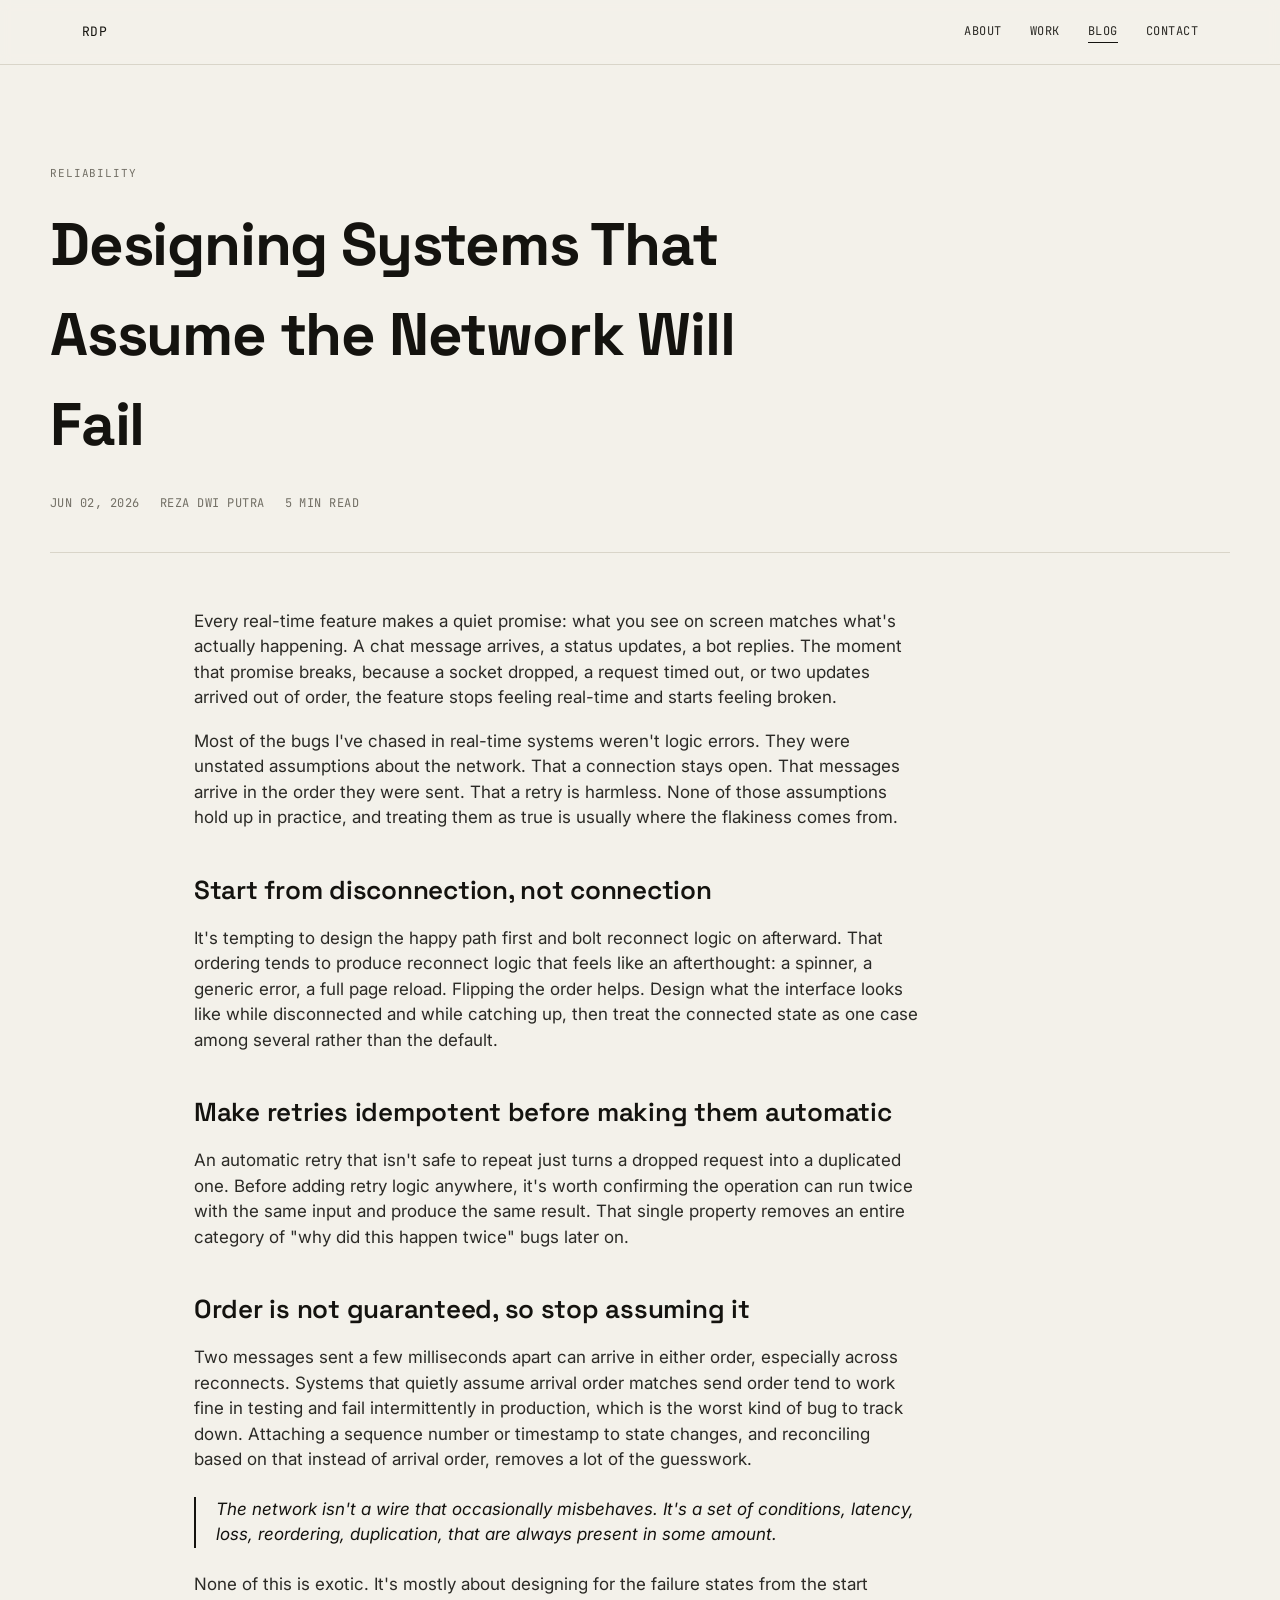
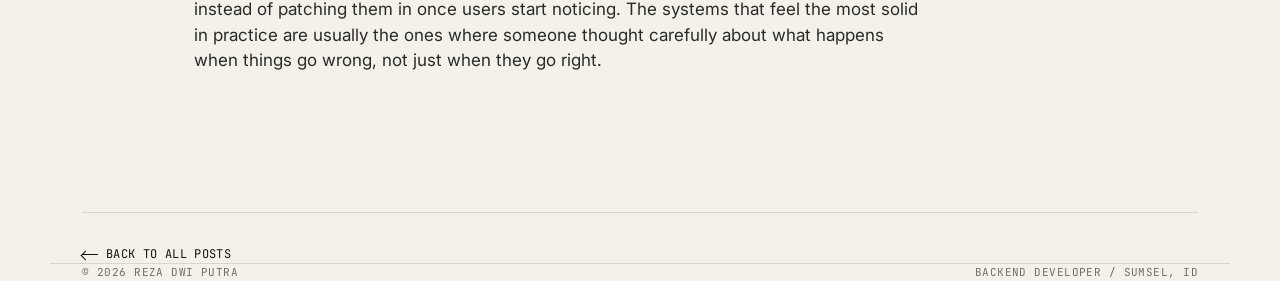
<file: blog/reliability-by-default.html>
<!DOCTYPE html>
<html lang="en">
<head>
<meta charset="UTF-8">
<meta name="viewport" content="width=device-width, initial-scale=1.0">

<title>Designing Systems That Assume the Network Will Fail | Reza Dwi Putra</title>
<meta name="description" content="Notes on treating disconnects, retries, and dropped messages as the normal case in real-time systems, not the exception.">
<meta name="author" content="Reza Dwi Putra">
<meta name="robots" content="index, follow">
<link rel="canonical" href="https://rezadwiputra.dev/blog/reliability-by-default.html">

<meta property="og:type" content="article">
<meta property="og:url" content="https://rezadwiputra.dev/blog/reliability-by-default.html">
<meta property="og:title" content="Designing Systems That Assume the Network Will Fail">
<meta property="og:description" content="Notes on treating disconnects, retries, and dropped messages as the normal case in real-time systems, not the exception.">
<meta property="og:image" content="https://rezadwiputra.dev/assets/og-image.jpg">
<meta property="article:published_time" content="2026-06-02">
<meta property="article:author" content="Reza Dwi Putra">

<meta name="twitter:card" content="summary_large_image">
<meta name="twitter:title" content="Designing Systems That Assume the Network Will Fail">
<meta name="twitter:description" content="Notes on treating disconnects, retries, and dropped messages as the normal case in real-time systems, not the exception.">

<meta name="theme-color" content="#f3f1ea">
<link rel="icon" href="data:image/svg+xml,<svg xmlns=%22http://www.w3.org/2000/svg%22 viewBox=%220 0 100 100%22><rect width=%22100%22 height=%22100%22 fill=%22%2314130f%22/><text x=%2250%22 y=%2266%22 font-size=%2255%22 font-family=%22monospace%22 fill=%22%23f3f1ea%22 text-anchor=%22middle%22>R</text></svg>">

<link rel="preconnect" href="https://fonts.googleapis.com">
<link rel="preconnect" href="https://fonts.gstatic.com" crossorigin>
<link href="https://fonts.googleapis.com/css2?family=Space+Grotesk:wght@400;500;600;700&family=Inter:wght@400;500;600&family=JetBrains+Mono:wght@400;500&display=swap" rel="stylesheet">
<link rel="stylesheet" href="../assets/style.css">

<script type="application/ld+json">
{
  "@context": "https://schema.org",
  "@type": "BlogPosting",
  "headline": "Designing Systems That Assume the Network Will Fail",
  "datePublished": "2026-06-02",
  "author": { "@type": "Person", "name": "Reza Dwi Putra" },
  "url": "https://rezadwiputra.dev/blog/reliability-by-default.html"
}
</script>
</head>
<body>

<header class="nav">
  <div class="wrap nav-inner">
    <a class="nav-mark" href="../index.html">RDP</a>
    <nav class="nav-links">
      <a href="../index.html#about">About</a>
      <a href="../index.html#work">Work</a>
      <a href="../blog.html" aria-current="page">Blog</a>
      <a href="../index.html#contact">Contact</a>
    </nav>
  </div>
</header>

<header class="post-header wrap">
  <span class="mono-label">Reliability</span>
  <h1>Designing Systems That Assume the Network Will Fail</h1>
  <div class="post-meta">
    <span>Jun 02, 2026</span>
    <span>Reza Dwi Putra</span>
    <span>5 min read</span>
  </div>
</header>

<section class="post-body wrap">
  <div></div>
  <article class="post-content reveal">
    <p>Every real-time feature makes a quiet promise: what you see on screen matches what's actually happening. A chat message arrives, a status updates, a bot replies. The moment that promise breaks, because a socket dropped, a request timed out, or two updates arrived out of order, the feature stops feeling real-time and starts feeling broken.</p>

    <p>Most of the bugs I've chased in real-time systems weren't logic errors. They were unstated assumptions about the network. That a connection stays open. That messages arrive in the order they were sent. That a retry is harmless. None of those assumptions hold up in practice, and treating them as true is usually where the flakiness comes from.</p>

    <h2>Start from disconnection, not connection</h2>
    <p>It's tempting to design the happy path first and bolt reconnect logic on afterward. That ordering tends to produce reconnect logic that feels like an afterthought: a spinner, a generic error, a full page reload. Flipping the order helps. Design what the interface looks like while disconnected and while catching up, then treat the connected state as one case among several rather than the default.</p>

    <h2>Make retries idempotent before making them automatic</h2>
    <p>An automatic retry that isn't safe to repeat just turns a dropped request into a duplicated one. Before adding retry logic anywhere, it's worth confirming the operation can run twice with the same input and produce the same result. That single property removes an entire category of "why did this happen twice" bugs later on.</p>

    <h2>Order is not guaranteed, so stop assuming it</h2>
    <p>Two messages sent a few milliseconds apart can arrive in either order, especially across reconnects. Systems that quietly assume arrival order matches send order tend to work fine in testing and fail intermittently in production, which is the worst kind of bug to track down. Attaching a sequence number or timestamp to state changes, and reconciling based on that instead of arrival order, removes a lot of the guesswork.</p>

    <blockquote>The network isn't a wire that occasionally misbehaves. It's a set of conditions, latency, loss, reordering, duplication, that are always present in some amount.</blockquote>

    <p>None of this is exotic. It's mostly about designing for the failure states from the start instead of patching them in once users start noticing. The systems that feel the most solid in practice are usually the ones where someone thought carefully about what happens when things go wrong, not just when they go right.</p>
  </article>
</section>

<section class="wrap">
  <div class="post-nav">
    <a href="../blog.html"><span class="arrow-back"></span> Back to all posts</a>
  </div>
</section>

<footer class="wrap light">
  <span>© 2026 REZA DWI PUTRA</span>
  <span>BACKEND DEVELOPER / SUMSEL, ID</span>
</footer>

<script>
  const els = document.querySelectorAll('.reveal');
  const io = new IntersectionObserver((entries)=>{
    entries.forEach(e=>{
      if(e.isIntersecting){
        e.target.classList.add('in');
        io.unobserve(e.target);
      }
    });
  },{threshold:0.15});
  els.forEach(el=>io.observe(el));
</script>

</body>
</html>
</file>
<file: assets/style.css>
:root{
  --paper:#f3f1ea;
  --paper-dim:#ece9e0;
  --ink:#14130f;
  --charcoal:#2b2a26;
  --gray:#726f65;
  --rule:#d9d5c9;
  --rule-strong:#b9b4a5;
  --white:#ffffff;
  --accent:#8a6d4f;

  --f-display:'Space Grotesk', sans-serif;
  --f-body:'Inter', sans-serif;
  --f-mono:'JetBrains Mono', monospace;
}

*{margin:0;padding:0;box-sizing:border-box;}
html{scroll-behavior:smooth;}

body{
  background:var(--paper);
  color:var(--ink);
  font-family:var(--f-body);
  -webkit-font-smoothing:antialiased;
  line-height:1.5;
}

::selection{background:var(--ink);color:var(--paper);}

a{color:inherit;text-decoration:none;}

:focus-visible{
  outline:2px solid var(--ink);
  outline-offset:3px;
}

.wrap{
  max-width:1180px;
  margin:0 auto;
  padding:0 32px;
}

.mono-label{
  font-family:var(--f-mono);
  font-size:11px;
  letter-spacing:0.08em;
  text-transform:uppercase;
  color:var(--gray);
}

hr.rule{
  border:none;
  border-top:1px solid var(--rule);
  margin:0;
}

/* ---------- NAV ---------- */
header.nav{
  position:sticky;
  top:0;
  z-index:50;
  background:rgba(243,241,234,0.92);
  backdrop-filter:blur(6px);
  border-bottom:1px solid var(--rule);
}
.nav-inner{
  display:flex;
  align-items:center;
  justify-content:space-between;
  height:64px;
}
.nav-mark{
  font-family:var(--f-mono);
  font-size:13px;
  letter-spacing:0.02em;
}
.nav-links{
  display:flex;
  gap:28px;
  font-family:var(--f-mono);
  font-size:12px;
  letter-spacing:0.04em;
  text-transform:uppercase;
}
.nav-links a{
  color:var(--charcoal);
  position:relative;
  padding-bottom:3px;
}
.nav-links a::after{
  content:'';
  position:absolute;
  left:0;right:100%;
  bottom:0;
  height:1px;
  background:var(--ink);
  transition:right 0.25s ease;
}
.nav-links a:hover::after,
.nav-links a[aria-current="page"]::after{right:0;}

/* ---------- HERO ---------- */
.hero{
  padding:120px 0 64px;
}
.hero-eyebrow{
  display:flex;
  align-items:center;
  gap:12px;
  margin-bottom:28px;
}
.dot{
  width:6px;height:6px;border-radius:50%;
  background:var(--ink);
  flex:none;
}
.hero-name{
  font-family:var(--f-display);
  font-weight:700;
  font-size:clamp(48px, 9vw, 118px);
  line-height:0.96;
  letter-spacing:-0.02em;
  max-width:14ch;
}
.hero-meta-row{
  margin-top:40px;
  display:grid;
  grid-template-columns:1fr auto;
  align-items:end;
  gap:24px;
  border-top:1px solid var(--rule);
  padding-top:20px;
}
.hero-role{
  font-family:var(--f-body);
  font-size:18px;
  color:var(--charcoal);
  max-width:46ch;
}
.hero-role b{font-weight:600;color:var(--ink);}
.hero-coords{
  text-align:right;
  white-space:nowrap;
}

/* Simple page hero (used on blog listing / posts) */
.page-hero{
  padding:100px 0 56px;
  border-bottom:1px solid var(--rule);
}
.page-hero h1{
  font-family:var(--f-display);
  font-weight:700;
  font-size:clamp(38px, 7vw, 72px);
  letter-spacing:-0.02em;
  margin-top:16px;
  max-width:18ch;
}
.page-hero p{
  margin-top:20px;
  font-size:17px;
  color:var(--charcoal);
  max-width:56ch;
}

/* ---------- SECTION HEADS ---------- */
.section-head{
  display:grid;
  grid-template-columns:120px 1fr;
  gap:24px;
  padding:14px 0;
  border-top:1px solid var(--ink);
  align-items:baseline;
}
.section-head h2{
  font-family:var(--f-display);
  font-weight:600;
  font-size:28px;
  letter-spacing:-0.01em;
}

/* ---------- ABOUT ---------- */
.about{padding-top:100px;}
.about-body{
  padding:32px 0 80px;
  display:grid;
  grid-template-columns:120px 1fr;
  gap:24px;
}
.about-text{
  max-width:62ch;
  font-size:17px;
  color:var(--charcoal);
}
.about-text p + p{margin-top:16px;}

/* ---------- PROJECTS ---------- */
.projects{padding-top:64px;}

.project{
  display:grid;
  grid-template-columns:120px 1fr;
  gap:24px;
  padding:44px 0;
  border-top:1px solid var(--rule);
}
.project-index{
  font-family:var(--f-mono);
  font-size:13px;
  color:var(--gray);
  padding-top:6px;
}
.project-title{
  font-family:var(--f-display);
  font-weight:600;
  font-size:clamp(28px, 4vw, 44px);
  letter-spacing:-0.01em;
  margin-bottom:14px;
}
.project-desc{
  max-width:56ch;
  font-size:16px;
  color:var(--charcoal);
  margin-bottom:22px;
}
.project-facts{
  display:flex;
  flex-wrap:wrap;
  gap:10px 28px;
  margin-bottom:22px;
}
.project-facts div{
  font-family:var(--f-mono);
  font-size:11px;
  letter-spacing:0.04em;
  text-transform:uppercase;
  color:var(--gray);
}
.project-facts span{
  display:block;
  font-family:var(--f-body);
  font-size:14px;
  text-transform:none;
  letter-spacing:0;
  color:var(--ink);
  margin-top:3px;
}
.project-link{
  font-family:var(--f-mono);
  font-size:12px;
  letter-spacing:0.03em;
  text-transform:uppercase;
  display:inline-flex;
  align-items:center;
  gap:8px;
}
.project-link .arrow{
  display:inline-block;
  width:16px;
  height:1px;
  background:var(--ink);
  position:relative;
  transition:width 0.2s ease;
}
.project-link .arrow::after{
  content:'';
  position:absolute;
  right:0;top:-2.5px;
  width:6px;height:6px;
  border-top:1px solid var(--ink);
  border-right:1px solid var(--ink);
  transform:rotate(45deg);
}
.project-link:hover .arrow{width:26px;}

.project.weighted{
  padding-bottom:56px;
}
.project.weighted .project-title{font-size:clamp(34px, 5.2vw, 56px);}
.project.weighted .project-facts{
  border-top:1px solid var(--rule);
  padding-top:18px;
  margin-top:4px;
}

/* ---------- BLOG LIST ---------- */
.blog-list{padding:64px 0 40px;}
.post-card{
  display:grid;
  grid-template-columns:120px 1fr auto;
  gap:24px;
  padding:36px 0;
  border-top:1px solid var(--rule);
  align-items:baseline;
}
.post-card:hover .post-title{color:var(--accent);}
.post-date{
  font-family:var(--f-mono);
  font-size:12px;
  color:var(--gray);
  padding-top:4px;
}
.post-title{
  font-family:var(--f-display);
  font-weight:600;
  font-size:clamp(22px, 3vw, 30px);
  letter-spacing:-0.01em;
  transition:color 0.2s ease;
  margin-bottom:8px;
}
.post-excerpt{
  max-width:60ch;
  font-size:15px;
  color:var(--charcoal);
}
.post-tags{
  display:flex;
  gap:8px;
  white-space:nowrap;
}
.post-tag{
  font-family:var(--f-mono);
  font-size:10px;
  letter-spacing:0.04em;
  text-transform:uppercase;
  color:var(--gray);
  border:1px solid var(--rule-strong);
  padding:4px 8px;
  border-radius:3px;
}

/* ---------- BLOG POST ---------- */
.post-header{
  padding:100px 0 40px;
  border-bottom:1px solid var(--rule);
}
.post-header .mono-label{margin-bottom:18px;display:block;}
.post-header h1{
  font-family:var(--f-display);
  font-weight:700;
  font-size:clamp(34px, 6vw, 60px);
  letter-spacing:-0.02em;
  max-width:20ch;
}
.post-header .post-meta{
  margin-top:24px;
  display:flex;
  gap:20px;
  flex-wrap:wrap;
  font-family:var(--f-mono);
  font-size:12px;
  color:var(--gray);
  text-transform:uppercase;
  letter-spacing:0.04em;
}
.post-body{
  padding:56px 0 80px;
  display:grid;
  grid-template-columns:120px 1fr;
  gap:24px;
}
.post-content{
  max-width:66ch;
  font-size:17px;
  color:var(--charcoal);
}
.post-content h2{
  font-family:var(--f-display);
  font-weight:600;
  font-size:26px;
  color:var(--ink);
  letter-spacing:-0.01em;
  margin:40px 0 16px;
}
.post-content p{margin-bottom:18px;}
.post-content ul, .post-content ol{margin:0 0 18px 22px;}
.post-content li{margin-bottom:8px;}
.post-content blockquote{
  border-left:2px solid var(--ink);
  padding-left:20px;
  margin:24px 0;
  font-style:italic;
  color:var(--ink);
}
.post-nav{
  margin-top:40px;
  padding-top:24px;
  border-top:1px solid var(--rule);
}
.post-nav a{
  font-family:var(--f-mono);
  font-size:12px;
  letter-spacing:0.03em;
  text-transform:uppercase;
  display:inline-flex;
  align-items:center;
  gap:8px;
}
.post-nav .arrow-back{
  display:inline-block;
  width:16px;height:1px;
  background:var(--ink);
  position:relative;
  transform:scaleX(-1);
}
.post-nav .arrow-back::after{
  content:'';
  position:absolute;
  right:0;top:-2.5px;
  width:6px;height:6px;
  border-top:1px solid var(--ink);
  border-right:1px solid var(--ink);
  transform:rotate(45deg);
}

/* ---------- CONTACT ---------- */
.contact{
  margin-top:80px;
  background:var(--ink);
  color:var(--paper);
  padding:100px 0 56px;
}
.contact .mono-label{color:#8f8c81;}
.contact-title{
  font-family:var(--f-display);
  font-weight:700;
  font-size:clamp(36px, 6vw, 72px);
  letter-spacing:-0.02em;
  max-width:16ch;
  margin:20px 0 48px;
}
.contact-grid{
  display:grid;
  grid-template-columns:repeat(3, 1fr);
  gap:24px;
  border-top:1px solid #3a392f;
  padding-top:28px;
}
.contact-item .mono-label{margin-bottom:10px;}
.contact-item a, .contact-item span{
  font-family:var(--f-body);
  font-size:16px;
  font-weight:500;
}
.contact-item a{
  border-bottom:1px solid transparent;
  transition:border-color 0.2s ease;
}
.contact-item a:hover{border-color:var(--paper);}

footer{
  padding:24px 0 40px;
  color:#8f8c81;
  font-family:var(--f-mono);
  font-size:11px;
  letter-spacing:0.04em;
  display:flex;
  justify-content:space-between;
}
footer.light{color:var(--gray);border-top:1px solid var(--rule);margin-top:0;}

/* ---------- REVEAL ---------- */
.reveal{
  opacity:0;
  transform:translateY(14px);
  transition:opacity 0.6s ease, transform 0.6s ease;
}
.reveal.in{
  opacity:1;
  transform:translateY(0);
}

@media (prefers-reduced-motion: reduce){
  .reveal{opacity:1;transform:none;transition:none;}
  html{scroll-behavior:auto;}
}

/* ---------- RESPONSIVE ---------- */
@media (max-width:760px){
  .wrap{padding:0 20px;}
  .hero{padding:88px 0 44px;}
  .hero-meta-row{grid-template-columns:1fr;}
  .hero-coords{text-align:left;}
  .section-head, .about-body, .project{
    grid-template-columns:1fr;
    gap:10px;
  }
  .project-index{padding-top:0;}
  .contact-grid{grid-template-columns:1fr;gap:28px;}
  .nav-links{gap:16px;}
  footer{flex-direction:column;gap:6px;}
  .post-card{grid-template-columns:1fr;gap:8px;}
  .post-tags{white-space:normal;}
  .post-body{grid-template-columns:1fr;}
}
</file>
